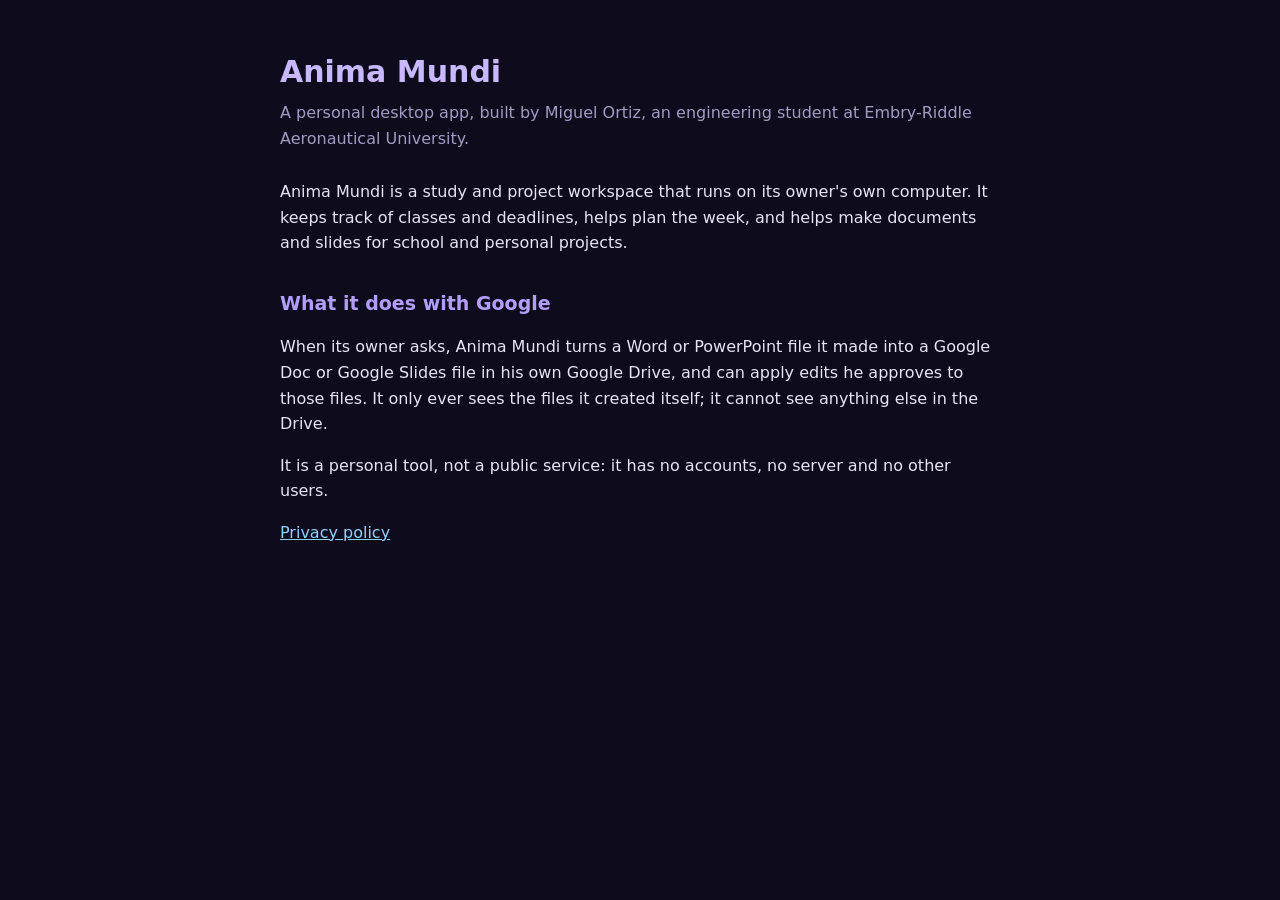
<file: index.html>
<!doctype html>
<html lang="en">
<head>
<meta charset="utf-8">
<meta name="viewport" content="width=device-width, initial-scale=1">
<title>Anima Mundi</title>
<link rel="stylesheet" href="style.css">
</head>
<body>
<main>
  <h1>Anima Mundi</h1>
  <p class="sub">A personal desktop app, built by Miguel Ortiz, an engineering student at Embry-Riddle Aeronautical University.</p>

  <p>Anima Mundi is a study and project workspace that runs on its owner's own computer. It keeps track of classes and deadlines, helps plan the week, and helps make documents and slides for school and personal projects.</p>

  <h2>What it does with Google</h2>
  <p>When its owner asks, Anima Mundi turns a Word or PowerPoint file it made into a Google Doc or Google Slides file in his own Google Drive, and can apply edits he approves to those files. It only ever sees the files it created itself; it cannot see anything else in the Drive.</p>

  <p>It is a personal tool, not a public service: it has no accounts, no server and no other users.</p>

  <p><a href="privacy.html">Privacy policy</a></p>
</main>
</body>
</html>
</file>
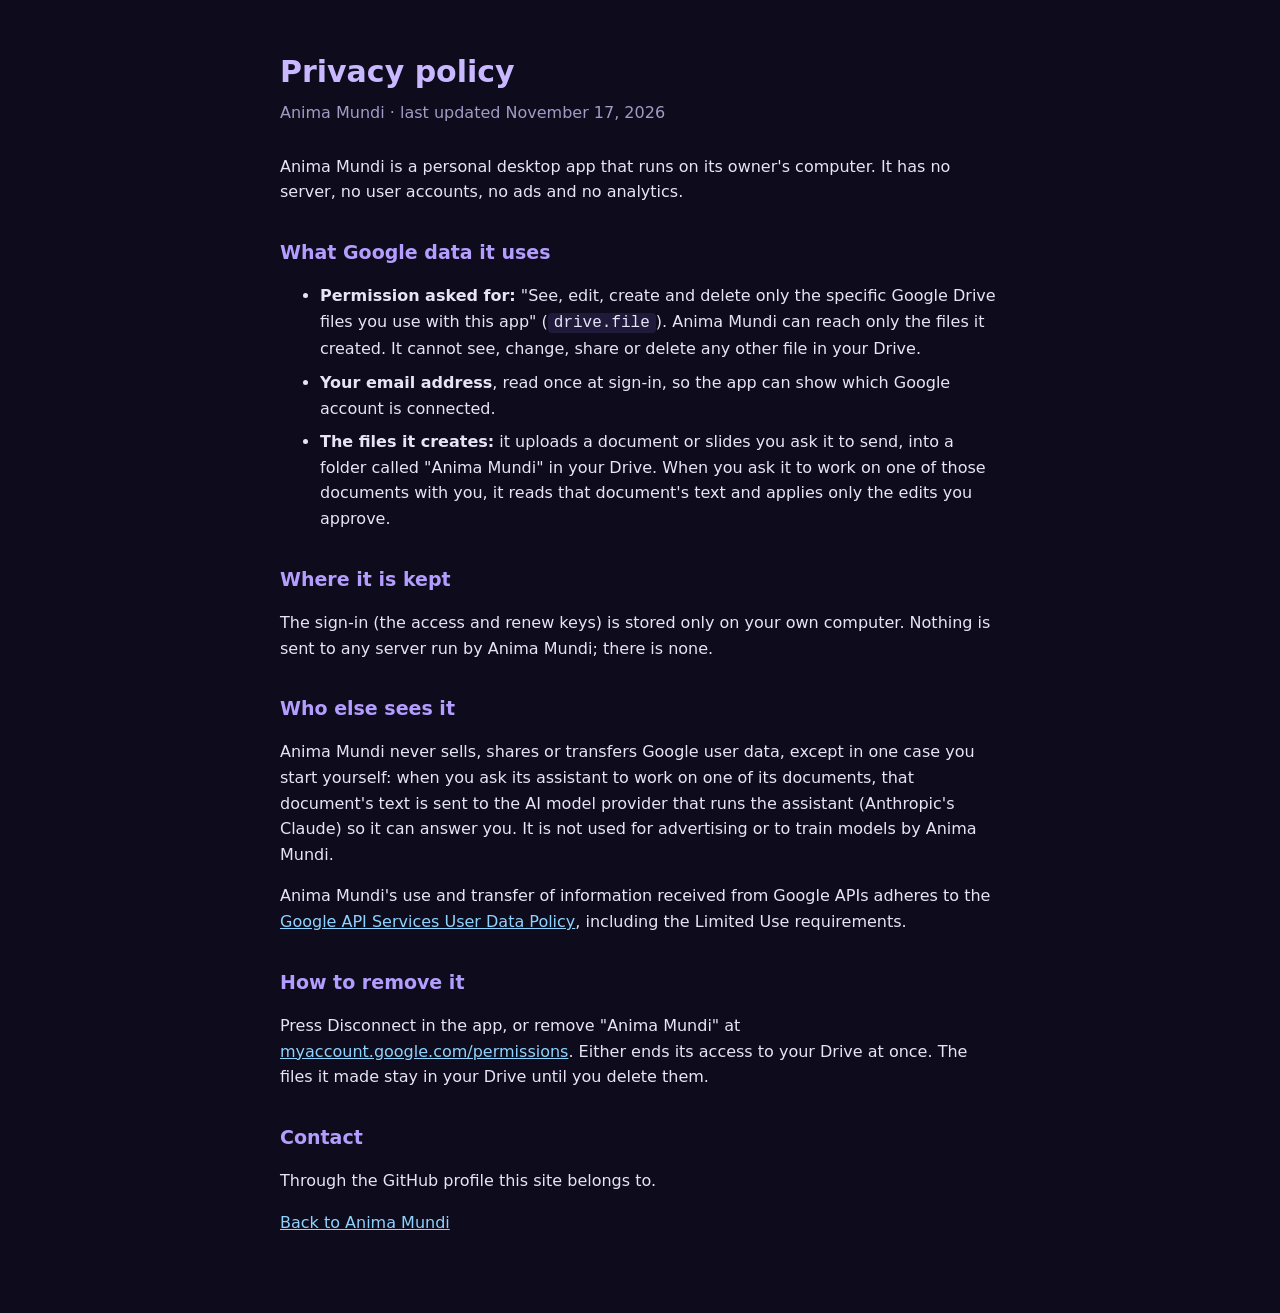
<file: privacy.html>
<!doctype html>
<html lang="en">
<head>
<meta charset="utf-8">
<meta name="viewport" content="width=device-width, initial-scale=1">
<title>Anima Mundi: privacy policy</title>
<link rel="stylesheet" href="style.css">
</head>
<body>
<main>
  <h1>Privacy policy</h1>
  <p class="sub">Anima Mundi · last updated November 17, 2026</p>

  <p>Anima Mundi is a personal desktop app that runs on its owner's computer. It has no server, no user accounts, no ads and no analytics.</p>

  <h2>What Google data it uses</h2>
  <ul>
    <li><b>Permission asked for:</b> "See, edit, create and delete only the specific Google Drive files you use with this app" (<code>drive.file</code>). Anima Mundi can reach only the files it created. It cannot see, change, share or delete any other file in your Drive.</li>
    <li><b>Your email address</b>, read once at sign-in, so the app can show which Google account is connected.</li>
    <li><b>The files it creates:</b> it uploads a document or slides you ask it to send, into a folder called "Anima Mundi" in your Drive. When you ask it to work on one of those documents with you, it reads that document's text and applies only the edits you approve.</li>
  </ul>

  <h2>Where it is kept</h2>
  <p>The sign-in (the access and renew keys) is stored only on your own computer. Nothing is sent to any server run by Anima Mundi; there is none.</p>

  <h2>Who else sees it</h2>
  <p>Anima Mundi never sells, shares or transfers Google user data, except in one case you start yourself: when you ask its assistant to work on one of its documents, that document's text is sent to the AI model provider that runs the assistant (Anthropic's Claude) so it can answer you. It is not used for advertising or to train models by Anima Mundi.</p>
  <p>Anima Mundi's use and transfer of information received from Google APIs adheres to the <a href="https://developers.google.com/terms/api-services-user-data-policy">Google API Services User Data Policy</a>, including the Limited Use requirements.</p>

  <h2>How to remove it</h2>
  <p>Press Disconnect in the app, or remove "Anima Mundi" at <a href="https://myaccount.google.com/permissions">myaccount.google.com/permissions</a>. Either ends its access to your Drive at once. The files it made stay in your Drive until you delete them.</p>

  <h2>Contact</h2>
  <p>Through the GitHub profile this site belongs to.</p>

  <p><a href="index.html">Back to Anima Mundi</a></p>
</main>
</body>
</html>
</file>
<file: style.css>
body { margin: 0; background: #0d0b1c; color: #e8e4f6; font: 16px/1.6 system-ui, -apple-system, "Segoe UI", sans-serif; }
main { max-width: 720px; margin: 0 auto; padding: 48px 24px 64px; }
h1 { margin: 0 0 4px; font-size: 30px; color: #c9b8ff; }
h2 { margin: 32px 0 8px; font-size: 19px; color: #b39dff; }
.sub { margin: 0 0 28px; color: #a49bc4; }
a { color: #8fd3ff; }
code { background: #1f1a3a; padding: 1px 6px; border-radius: 4px; }
li { margin-bottom: 8px; }
</file>
